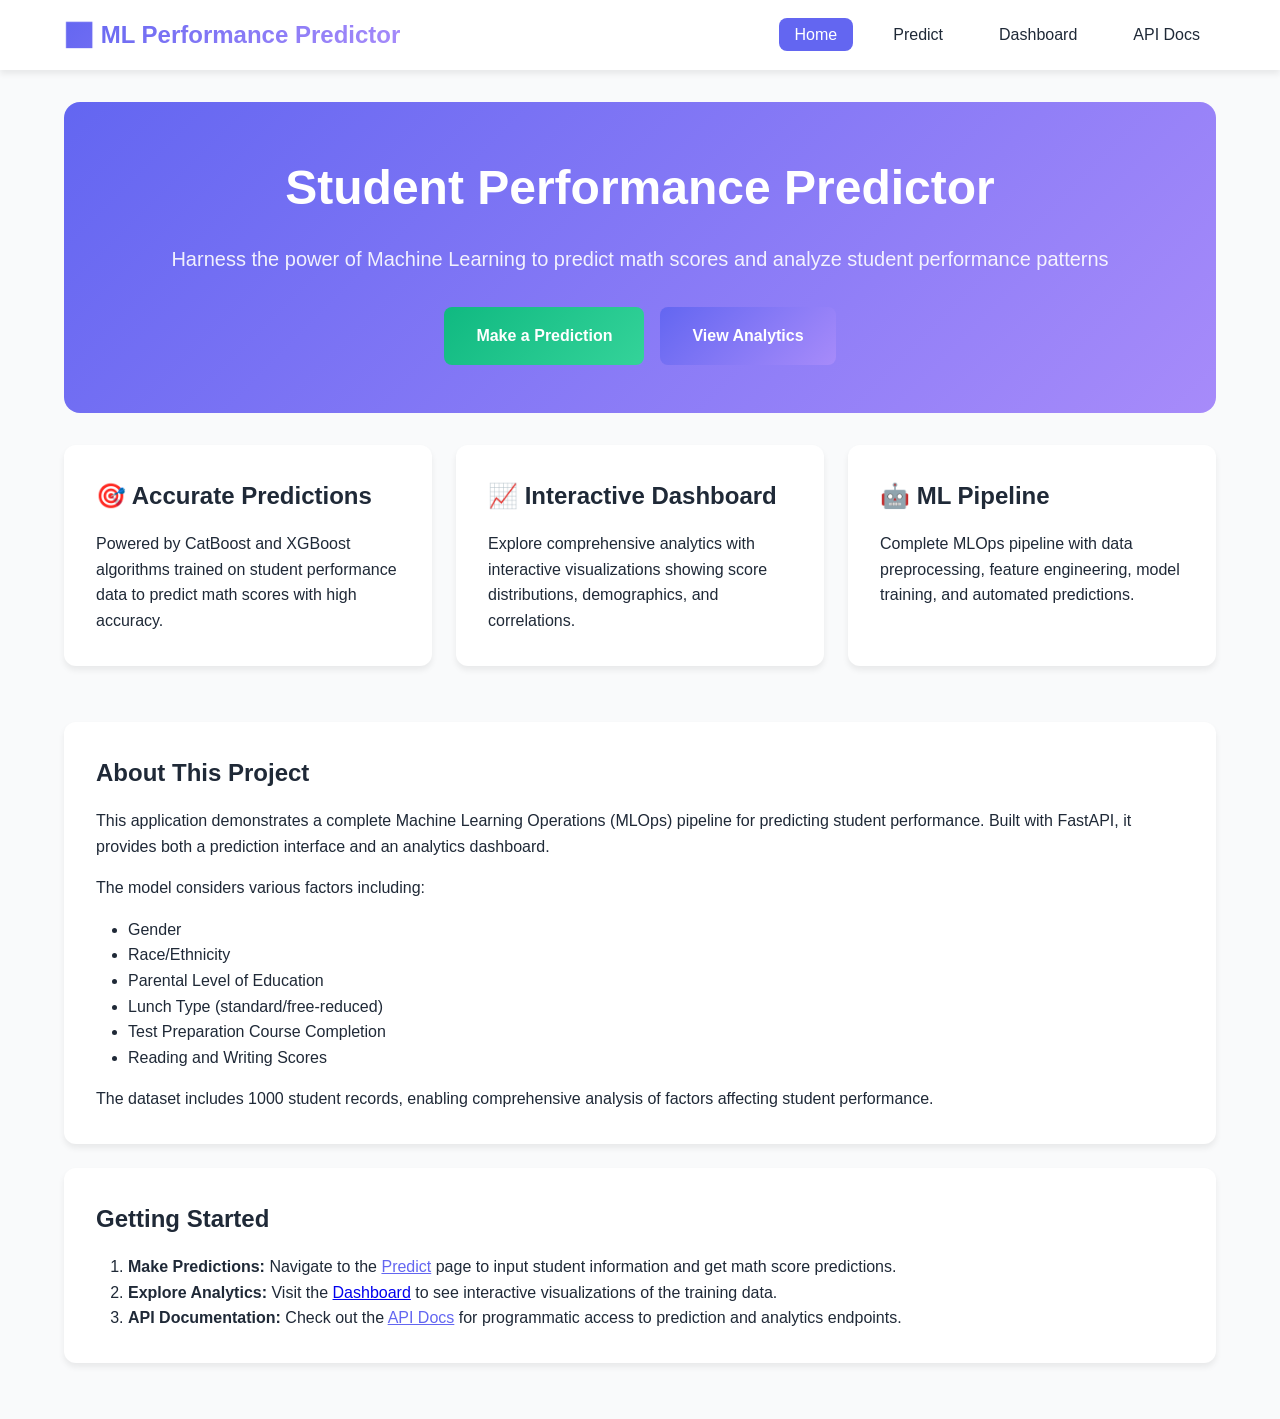
<file: templates/index.html>
<!DOCTYPE html>
<html lang="en">
<head>
    <meta charset="UTF-8">
    <meta name="viewport" content="width=device-width, initial-scale=1.0">
    <title>Student Performance Predictor - ML Powered Analytics</title>
    <meta name="description" content="Predict student math scores using machine learning and explore comprehensive performance analytics">
    <link rel="stylesheet" href="/static/css/style.css">
</head>
<body>
    <!-- Navigation -->
    <nav class="navbar">
        <div class="nav-container">
            <a href="/" class="nav-brand">📊 ML Performance Predictor</a>
            <ul class="nav-links">
                <li><a href="/" class="nav-link active">Home</a></li>
                <li><a href="/predict" class="nav-link">Predict</a></li>
                <li><a href="/dashboard" class="nav-link">Dashboard</a></li>
                <li><a href="/docs" class="nav-link">API Docs</a></li>
            </ul>
        </div>
    </nav>

    <!-- Main Content -->
    <div class="container">
        <!-- Hero Section -->
        <div class="hero">
            <h1 class="hero-title">Student Performance Predictor</h1>
            <p class="hero-subtitle">Harness the power of Machine Learning to predict math scores and analyze student performance patterns</p>
            <div style="display: flex; gap: 1rem; justify-content: center; margin-top: 2rem;">
                <a href="/predict" class="btn btn-secondary">Make a Prediction</a>
                <a href="/dashboard" class="btn btn-primary">View Analytics</a>
            </div>
        </div>

        <!-- Features Grid -->
        <div class="dashboard-grid">
            <div class="card">
                <h2 class="card-title">🎯 Accurate Predictions</h2>
                <p>Powered by CatBoost and XGBoost algorithms trained on student performance data to predict math scores with high accuracy.</p>
            </div>
            
            <div class="card">
                <h2 class="card-title">📈 Interactive Dashboard</h2>
                <p>Explore comprehensive analytics with interactive visualizations showing score distributions, demographics, and correlations.</p>
            </div>
            
            <div class="card">
                <h2 class="card-title">🤖 ML Pipeline</h2>
                <p>Complete MLOps pipeline with data preprocessing, feature engineering, model training, and automated predictions.</p>
            </div>
        </div>

        <!-- About Section -->
        <div class="card">
            <h2 class="card-title">About This Project</h2>
            <p style="margin-bottom: 1rem;">
                This application demonstrates a complete Machine Learning Operations (MLOps) pipeline for predicting student performance.
                Built with FastAPI, it provides both a prediction interface and an analytics dashboard.
            </p>
            <p style="margin-bottom: 1rem;">
                The model considers various factors including:
            </p>
            <ul style="margin-left: 2rem; margin-bottom: 1rem;">
                <li>Gender</li>
                <li>Race/Ethnicity</li>
                <li>Parental Level of Education</li>
                <li>Lunch Type (standard/free-reduced)</li>
                <li>Test Preparation Course Completion</li>
                <li>Reading and Writing Scores</li>
            </ul>
            <p>
                The dataset includes 1000 student records, enabling comprehensive analysis of factors affecting student performance.
            </p>
        </div>

        <!-- Getting Started -->
        <div class="card">
            <h2 class="card-title">Getting Started</h2>
            <ol style="margin-left: 2rem;">
                <li><strong>Make Predictions:</strong> Navigate to the <a href="/predict" style="color: var(--primary);">Predict</a> page to input student information and get math score predictions.</li>
                <li><strong>Explore Analytics:</strong> Visit the <a href="/dashboard" style="color: --primary);">Dashboard</a> to see interactive visualizations of the training data.</li>
                <li><strong>API Documentation:</strong> Check out the <a href="/docs" style="color: var(--primary);">API Docs</a> for programmatic access to prediction and analytics endpoints.</li>
            </ol>
        </div>
    </div>
</body>
</html>
</file>
<file: static/css/style.css>
/* Modern CSS Design System for Student Performance Predictor */

/* ========== Root Variables ========== */
:root {
  /* Colors */
  --primary: #6366f1;
  --primary-dark: #4f46e5;
  --secondary: #10b981;
  --accent: #f59e0b;
  --danger: #ef4444;
  --dark: #1f2937;
  --light: #f9fafb;
  --white: #ffffff;
  
  /* Gradients */
  --gradient-primary: linear-gradient(135deg, #6366f1 0%, #a78bfa 100%);
  --gradient-secondary: linear-gradient(135deg, #10b981 0%, #34d399 100%);
  
  /* Spacing */
  --spacing-xs: 0.5rem;
  --spacing-sm: 1rem;
  --spacing-md: 1.5rem;
  --spacing-lg: 2rem;
  --spacing-xl: 3rem;
  
  /* Shadows */
  --shadow-sm: 0 1px 2px rgba(0, 0, 0, 0.05);
  --shadow-md: 0 4px 6px rgba(0, 0, 0, 0.07);
  --shadow-lg:  0 10px 15px rgba(0, 0, 0, 0.1);
  --shadow-xl: 0 20px 25px rgba(0, 0, 0, 0.15);
  
  /* Border Radius */
  --radius-sm: 0.375rem;
  --radius-md: 0.5rem;
  --radius-lg: 0.75rem;
  --radius-xl: 1rem;
}

/* ========== Base Styles ========== */
* {
  margin: 0;
  padding: 0;
  box-sizing: border-box;
}

body {
  font-family: 'Inter', -apple-system, BlinkMacSystemFont, 'Segoe UI', Roboto, sans-serif;
  background: var(--light);
  color: var(--dark);
  line-height: 1.6;
}

/* ========== Navigation ========== */
.navbar {
  background: var(--white);
  box-shadow: var(--shadow-md);
  padding: var(--spacing-sm) 0;
  position: sticky;
  top: 0;
  z-index: 1000;
}

.nav-container {
  max-width: 1200px;
  margin: 0 auto;
  padding: 0 var(--spacing-md);
  display: flex;
  justify-content: space-between;
  align-items: center;
}

.nav-brand {
  font-size: 1.5rem;
  font-weight: 700;
  background: var(--gradient-primary);
  -webkit-background-clip: text;
  -webkit-text-fill-color: transparent;
  background-clip: text;
  text-decoration: none;
}

.nav-links {
  display: flex;
  gap: var(--spacing-md);
  list-style: none;
}

.nav-link {
  color: var(--dark);
  text-decoration: none;
  font-weight: 500;
  padding: var(--spacing-xs) var(--spacing-sm);
  border-radius: var(--radius-md);
  transition: all 0.3s ease;
}

.nav-link:hover,
.nav-link.active {
  background: var(--primary);
  color: var(--white);
}

/* ========== Container ========== */
.container {
  max-width: 1200px;
  margin: 0 auto;
  padding: var(--spacing-lg) var(--spacing-md);
}

/* ========== Cards ========== */  
.card {
  background: var(--white);
  border-radius: var(--radius-lg);
  box-shadow: var(--shadow-md);
  padding: var(--spacing-lg);
  margin-bottom: var(--spacing-md);
  transition: transform 0.3s ease, box-shadow 0.3s ease;
}

.card:hover {
  transform: translateY(-2px);
  box-shadow: var(--shadow-lg);
}

.card-title {
  font-size: 1.5rem;
  font-weight: 700;
  margin-bottom: var(--spacing-sm);
  color: var(--dark);
}

/* ========== Buttons ========== */
.btn {
  display: inline-block;
  padding: var(--spacing-sm) var(--spacing-lg);
  border-radius: var(--radius-md);
  font-weight: 600;
  text-decoration: none;
  border: none;
  cursor: pointer;
  transition: all 0.3s ease;
  font-size: 1rem;
}

.btn-primary {
  background: var(--gradient-primary);
  color: var(--white);
}

.btn-primary:hover {
  transform: translateY(-2px);
  box-shadow: var(--shadow-lg);
}

.btn-secondary {
  background: var(--gradient-secondary);
  color: var(--white);
}

.btn-secondary:hover {
  transform: translateY(-2px);
  box-shadow: var(--shadow-lg);
}

/* ========== Forms ========== */
.form-group {
  margin-bottom: var(--spacing-md);
}

.form-label {
  display: block;
  margin-bottom: var(--spacing-xs);
  font-weight: 600;
  color: var(--dark);
}

.form-control {
  width: 100%;
  padding: var(--spacing-sm);
  border: 2px solid #e5e7eb;
  border-radius: var(--radius-md);
  font-size: 1rem;
  transition: border-color 0.3s ease;
}

.form-control:focus {
  outline: none;
  border-color: var(--primary);
}

.form-select {
  width: 100%;
  padding: var(--spacing-sm);
  border: 2px solid #e5e7eb;
  border-radius: var(--radius-md);
  font-size: 1rem;
  background: var(--white);
  cursor: pointer;
  transition: border-color 0.3s ease;
}

.form-select:focus {
  outline: none;
  border-color: var(--primary);
}

/* ========== Dashboard Grid ========== */
.dashboard-grid {
  display: grid;
  grid-template-columns: repeat(auto-fit, minmax(300px, 1fr));
  gap: var(--spacing-md);
  margin-bottom: var(--spacing-lg);
}

.stat-card {
  background: var(--white);
  padding: var(--spacing-lg);
  border-radius: var(--radius-lg);
  box-shadow: var(--shadow-md);
  text-align: center;
  transition: transform 0.3s ease;
}

.stat-card:hover {
  transform: translateY(-4px);
}

.stat-value {
  font-size: 2.5rem;
  font-weight: 700;
  background: var(--gradient-primary);
  -webkit-background-clip: text;
  -webkit-text-fill-color: transparent;
  background-clip: text;
}

.stat-label {
  font-size: 0.875rem;
  color: #6b7280;
  margin-top: var(--spacing-xs);
}

/* ========== Chart Containers ========== */
.chart-container {
  background: var(--white);
  padding: var(--spacing-lg);
  border-radius: var(--radius-lg);
  box-shadow: var(--shadow-md);
  margin-bottom: var(--spacing-lg);
}

.chart-title {
  font-size: 1.25rem;
  font-weight: 700;
  margin-bottom: var(--spacing-md);
  color: var(--dark);
}

canvas {
  max-width: 100%;
  height: auto !important;
}

/* ========== Hero Section ========== */
.hero {
  text-align: center;
  padding: var(--spacing-xl) var(--spacing-md);
  background: var(--gradient-primary);
  color: var(--white);
  border-radius: var(--radius-xl);
  margin-bottom: var(--spacing-lg);
}

.hero-title {
  font-size: 3rem;
  font-weight: 800;
  margin-bottom: var(--spacing-sm);
}

.hero-subtitle {
  font-size: 1.25rem;
  opacity: 0.9;
  margin-bottom: var(--spacing-lg);
}

/* ========== Alert/Result Display ========== */
.alert {
  padding: var(--spacing-md);
  border-radius: var(--radius-md);
  margin-bottom: var(--spacing-md);
}

.alert-success {
  background: #d1fae5;
  color: #065f46;
  border-left: 4px solid var(--secondary);
}

.alert-error {
  background: #fee2e2;
  color: #991b1b;
  border-left: 4px solid var(--danger);
}

/* ========== Responsive Design ========== */
@media (max-width: 768px) {
  .hero-title {
    font-size: 2rem;
  }
  
  .nav-links {
    gap: var(--spacing-sm);
  }
  
  .dashboard-grid {
    grid-template-columns: 1fr;
  }
  
  .stat-value {
    font-size: 2rem;
  }
}

/* ========== Utility Classes ========== */
.text-center {
  text-align: center;
}

.mb-0 { margin-bottom: 0; }
.mb-1 { margin-bottom: var(--spacing-sm); }
.mb-2 { margin-bottom: var(--spacing-md); }
.mb-3 { margin-bottom: var(--spacing-lg); }

.mt-0 { margin-top: 0; }
.mt-1 { margin-top: var(--spacing-sm); }
.mt-2 { margin-top: var(--spacing-md); }
.mt-3 { margin-top: var(--spacing-lg); }
</file>
